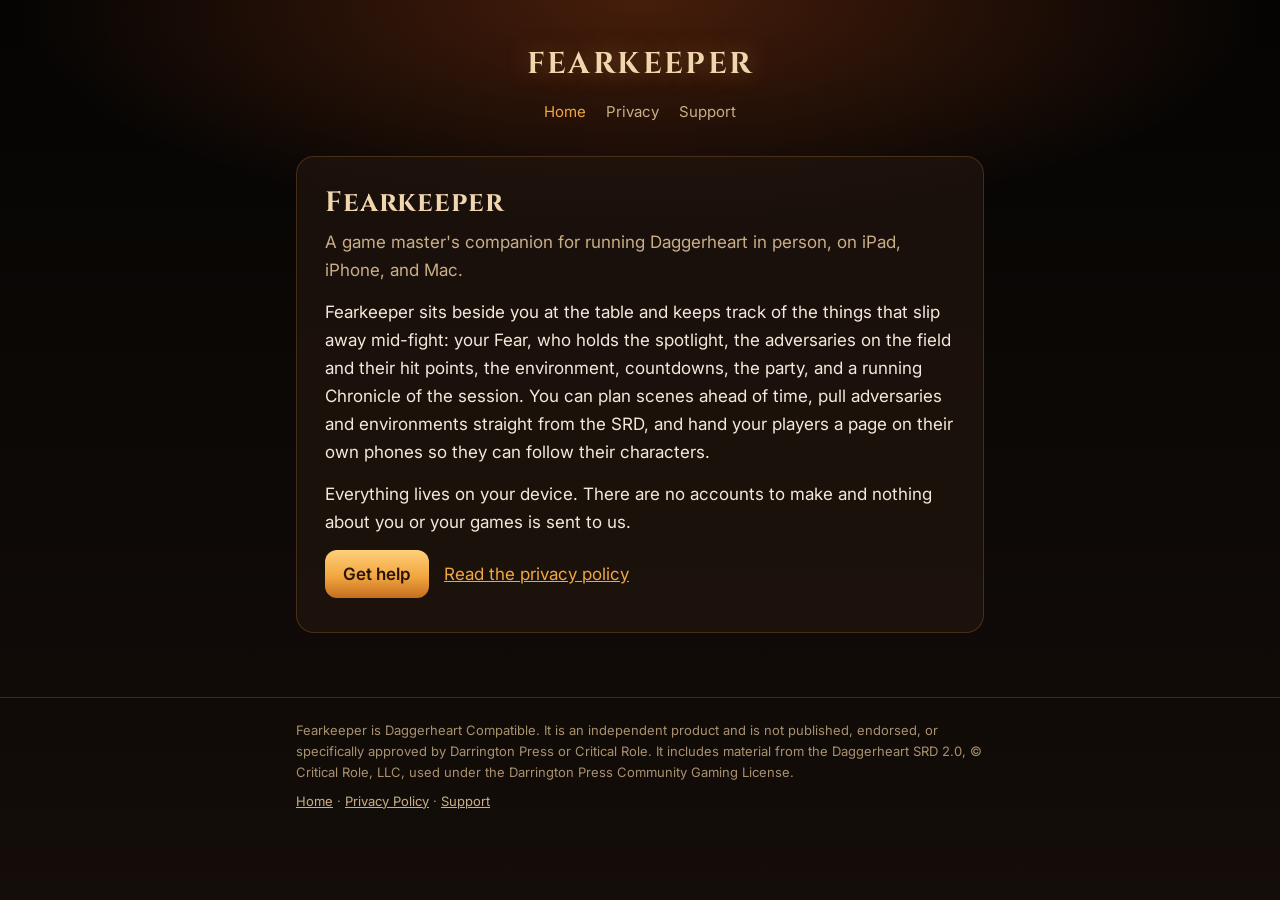
<file: index.html>
<!doctype html>
<!--
  WHAT THIS FILE IS FOR
  The front page of the Fearkeeper website, pointing to the privacy policy and support pages.
  It is a plain web page (no tracking, no cookies, no scripts). The look
  comes from style.css at the top of the site.
-->
<html lang="en">
<head>
<meta charset="utf-8">
<meta name="viewport" content="width=device-width, initial-scale=1">
<meta name="color-scheme" content="dark">
<title>Fearkeeper</title>
<meta name="description" content="Fearkeeper: Fearkeeper, a game master's companion for running Daggerheart at the table.">
<link rel="preconnect" href="https://fonts.googleapis.com">
<link rel="preconnect" href="https://fonts.gstatic.com" crossorigin>
<link href="https://fonts.googleapis.com/css2?family=Cinzel:wght@600;700&family=Inter:wght@400;600&display=swap" rel="stylesheet">
<link rel="stylesheet" href="./style.css">
</head>
<body>
<header class="site">
  <div class="wrap">
    <a class="name" href="./">FEARKEEPER</a>
    <nav class="site"><a href="./" aria-current="page">Home</a><a href="./privacy/">Privacy</a><a href="./support/">Support</a></nav>
  </div>
</header>
<main>
  <div class="wrap">
    <section class="card">
      <h1>Fearkeeper</h1>
      <p class="lead">A game master's companion for running Daggerheart in person, on iPad, iPhone, and Mac.</p>
      <p>Fearkeeper sits beside you at the table and keeps track of the things that slip away mid-fight: your Fear, who holds the spotlight, the adversaries on the field and their hit points, the environment, countdowns, the party, and a running Chronicle of the session. You can plan scenes ahead of time, pull adversaries and environments straight from the SRD, and hand your players a page on their own phones so they can follow their characters.</p>
      <p>Everything lives on your device. There are no accounts to make and nothing about you or your games is sent to us.</p>
      <p><a class="button" href="support/">Get help</a>&nbsp;&nbsp; <a href="privacy/">Read the privacy policy</a></p>
    </section>
  </div>
</main>
<footer class="site">
  <div class="wrap">
    <p>Fearkeeper is Daggerheart Compatible. It is an independent product and is not published, endorsed, or specifically approved by Darrington Press or Critical Role. It includes material from the Daggerheart SRD 2.0, © Critical Role, LLC, used under the Darrington Press Community Gaming License.</p>
    <p><a href="./">Home</a> · <a href="./privacy/">Privacy Policy</a> · <a href="./support/">Support</a></p>
  </div>
</footer>
</body>
</html>
</file>
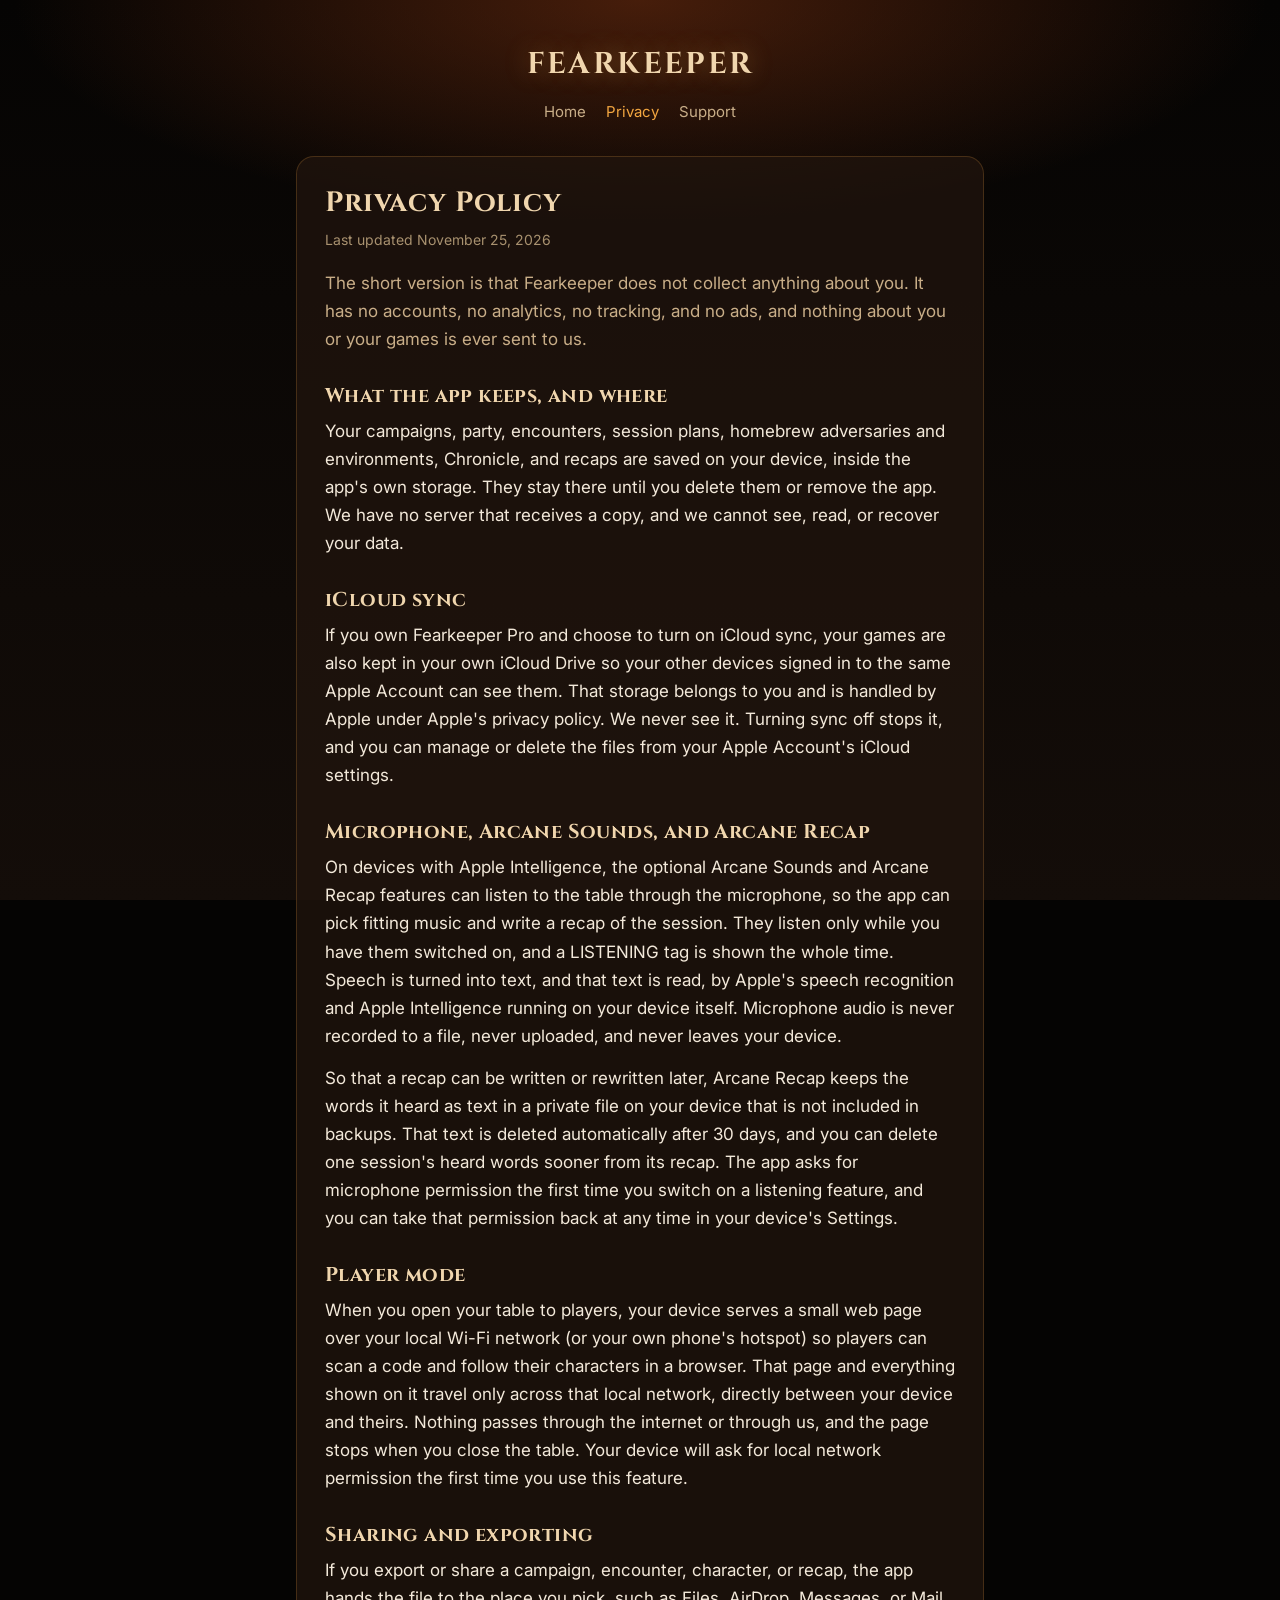
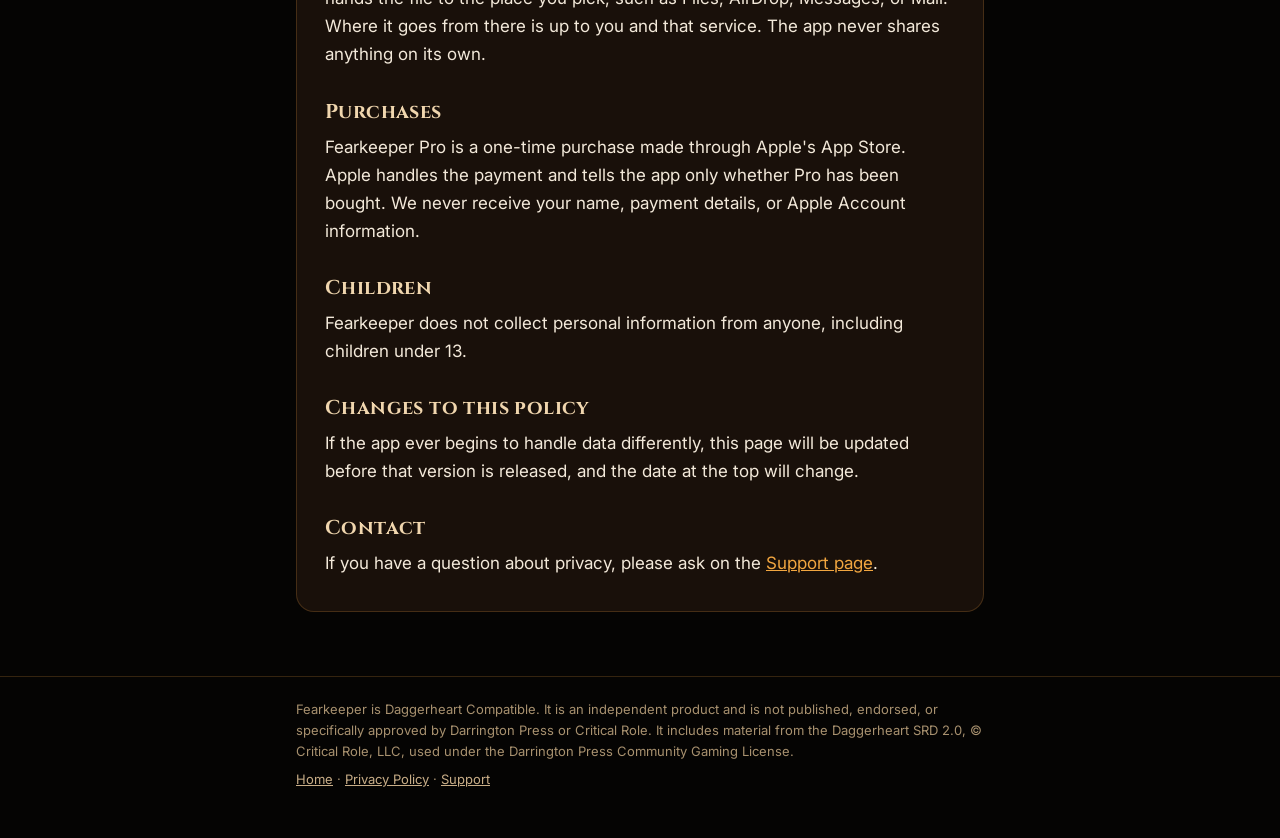
<file: privacy/index.html>
<!doctype html>
<!--
  WHAT THIS FILE IS FOR
  The Fearkeeper privacy policy: what the app keeps, where it keeps it, and what never leaves the device. This is the page linked from the App Store listing as the Privacy Policy URL.
  It is a plain web page (no tracking, no cookies, no scripts). The look
  comes from style.css at the top of the site.
-->
<html lang="en">
<head>
<meta charset="utf-8">
<meta name="viewport" content="width=device-width, initial-scale=1">
<meta name="color-scheme" content="dark">
<title>Privacy Policy · Fearkeeper</title>
<meta name="description" content="Privacy Policy · Fearkeeper: Fearkeeper, a game master's companion for running Daggerheart at the table.">
<link rel="preconnect" href="https://fonts.googleapis.com">
<link rel="preconnect" href="https://fonts.gstatic.com" crossorigin>
<link href="https://fonts.googleapis.com/css2?family=Cinzel:wght@600;700&family=Inter:wght@400;600&display=swap" rel="stylesheet">
<link rel="stylesheet" href="../style.css">
</head>
<body>
<header class="site">
  <div class="wrap">
    <a class="name" href="../">FEARKEEPER</a>
    <nav class="site"><a href="../">Home</a><a href="../privacy/" aria-current="page">Privacy</a><a href="../support/">Support</a></nav>
  </div>
</header>
<main>
  <div class="wrap">
    <article class="card">
      <h1>Privacy Policy</h1>
      <p class="updated">Last updated November 25, 2026</p>
      <p class="lead">The short version is that Fearkeeper does not collect anything about you. It has no accounts, no analytics, no tracking, and no ads, and nothing about you or your games is ever sent to us.</p>

      <h2>What the app keeps, and where</h2>
      <p>Your campaigns, party, encounters, session plans, homebrew adversaries and environments, Chronicle, and recaps are saved on your device, inside the app's own storage. They stay there until you delete them or remove the app. We have no server that receives a copy, and we cannot see, read, or recover your data.</p>

      <h2>iCloud sync</h2>
      <p>If you own Fearkeeper Pro and choose to turn on iCloud sync, your games are also kept in your own iCloud Drive so your other devices signed in to the same Apple Account can see them. That storage belongs to you and is handled by Apple under Apple's privacy policy. We never see it. Turning sync off stops it, and you can manage or delete the files from your Apple Account's iCloud settings.</p>

      <h2>Microphone, Arcane Sounds, and Arcane Recap</h2>
      <p>On devices with Apple Intelligence, the optional Arcane Sounds and Arcane Recap features can listen to the table through the microphone, so the app can pick fitting music and write a recap of the session. They listen only while you have them switched on, and a LISTENING tag is shown the whole time. Speech is turned into text, and that text is read, by Apple's speech recognition and Apple Intelligence running on your device itself. Microphone audio is never recorded to a file, never uploaded, and never leaves your device.</p>
      <p>So that a recap can be written or rewritten later, Arcane Recap keeps the words it heard as text in a private file on your device that is not included in backups. That text is deleted automatically after 30 days, and you can delete one session's heard words sooner from its recap. The app asks for microphone permission the first time you switch on a listening feature, and you can take that permission back at any time in your device's Settings.</p>

      <h2>Player mode</h2>
      <p>When you open your table to players, your device serves a small web page over your local Wi-Fi network (or your own phone's hotspot) so players can scan a code and follow their characters in a browser. That page and everything shown on it travel only across that local network, directly between your device and theirs. Nothing passes through the internet or through us, and the page stops when you close the table. Your device will ask for local network permission the first time you use this feature.</p>

      <h2>Sharing and exporting</h2>
      <p>If you export or share a campaign, encounter, character, or recap, the app hands the file to the place you pick, such as Files, AirDrop, Messages, or Mail. Where it goes from there is up to you and that service. The app never shares anything on its own.</p>

      <h2>Purchases</h2>
      <p>Fearkeeper Pro is a one-time purchase made through Apple's App Store. Apple handles the payment and tells the app only whether Pro has been bought. We never receive your name, payment details, or Apple Account information.</p>

      <h2>Children</h2>
      <p>Fearkeeper does not collect personal information from anyone, including children under 13.</p>

      <h2>Changes to this policy</h2>
      <p>If the app ever begins to handle data differently, this page will be updated before that version is released, and the date at the top will change.</p>

      <h2>Contact</h2>
      <p>If you have a question about privacy, please ask on the <a href="../support/">Support page</a>.</p>
    </article>
  </div>
</main>
<footer class="site">
  <div class="wrap">
    <p>Fearkeeper is Daggerheart Compatible. It is an independent product and is not published, endorsed, or specifically approved by Darrington Press or Critical Role. It includes material from the Daggerheart SRD 2.0, © Critical Role, LLC, used under the Darrington Press Community Gaming License.</p>
    <p><a href="../">Home</a> · <a href="../privacy/">Privacy Policy</a> · <a href="../support/">Support</a></p>
  </div>
</footer>
</body>
</html>
</file>
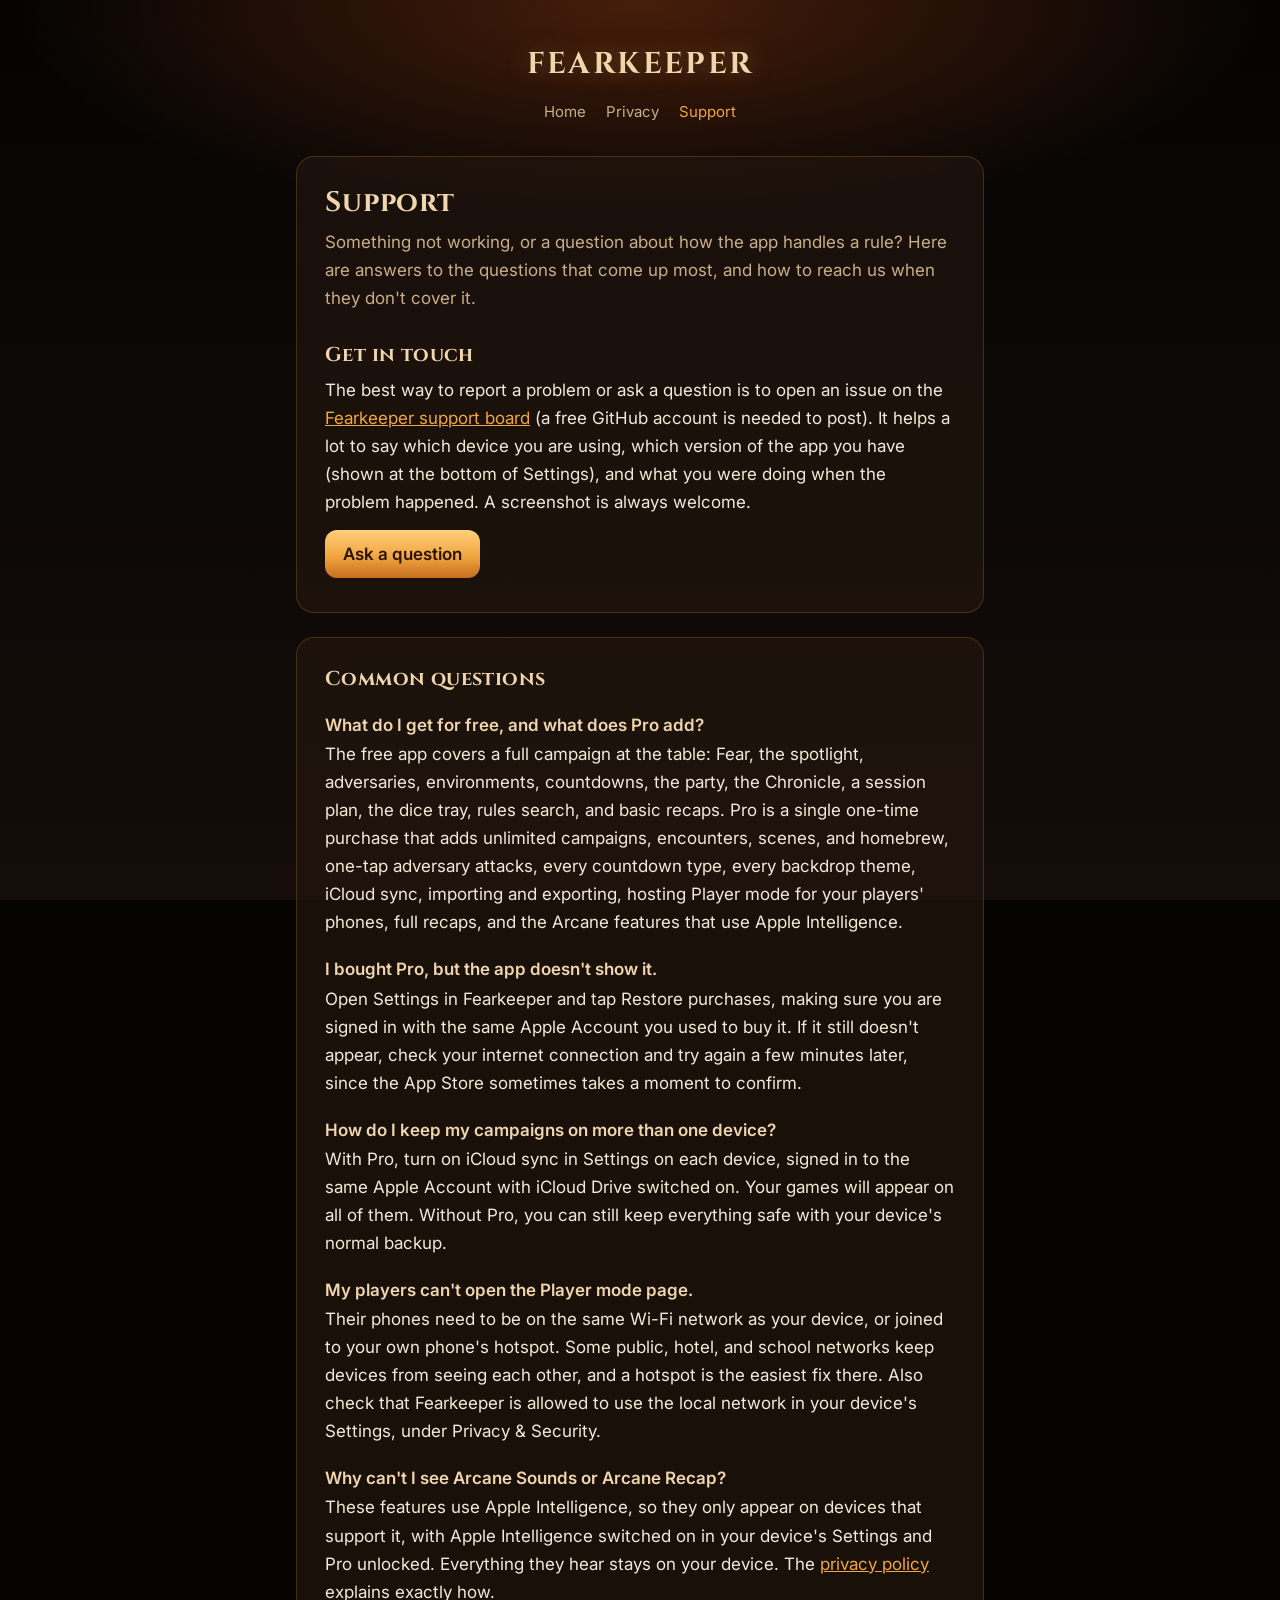
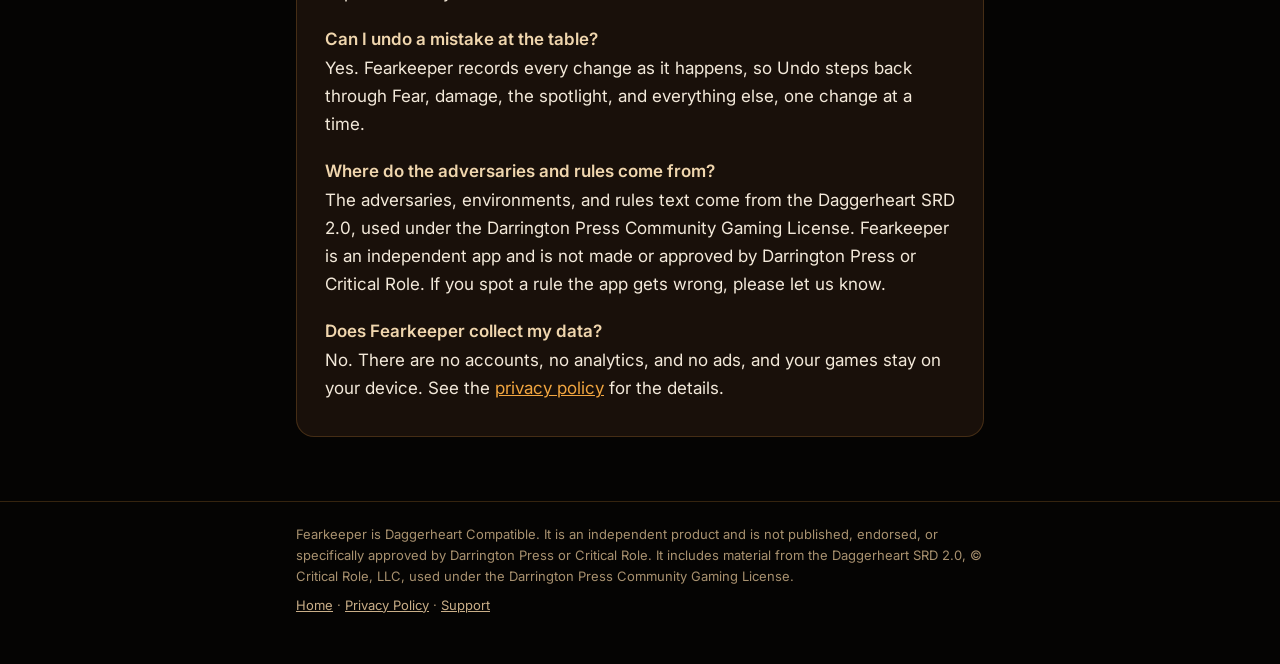
<file: support/index.html>
<!doctype html>
<!--
  WHAT THIS FILE IS FOR
  The Fearkeeper support page: answers to common questions and how to get in touch. This is the page linked from the App Store listing as the Support URL.
  It is a plain web page (no tracking, no cookies, no scripts). The look
  comes from style.css at the top of the site.
-->
<html lang="en">
<head>
<meta charset="utf-8">
<meta name="viewport" content="width=device-width, initial-scale=1">
<meta name="color-scheme" content="dark">
<title>Support · Fearkeeper</title>
<meta name="description" content="Support · Fearkeeper: Fearkeeper, a game master's companion for running Daggerheart at the table.">
<link rel="preconnect" href="https://fonts.googleapis.com">
<link rel="preconnect" href="https://fonts.gstatic.com" crossorigin>
<link href="https://fonts.googleapis.com/css2?family=Cinzel:wght@600;700&family=Inter:wght@400;600&display=swap" rel="stylesheet">
<link rel="stylesheet" href="../style.css">
</head>
<body>
<header class="site">
  <div class="wrap">
    <a class="name" href="../">FEARKEEPER</a>
    <nav class="site"><a href="../">Home</a><a href="../privacy/">Privacy</a><a href="../support/" aria-current="page">Support</a></nav>
  </div>
</header>
<main>
  <div class="wrap">
    <section class="card">
      <h1>Support</h1>
      <p class="lead">Something not working, or a question about how the app handles a rule? Here are answers to the questions that come up most, and how to reach us when they don't cover it.</p>

      <h2>Get in touch</h2>
      <p>The best way to report a problem or ask a question is to open an issue on the <a href="https://github.com/wbrooks88/fearkeeper-site/issues">Fearkeeper support board</a> (a free GitHub account is needed to post). It helps a lot to say which device you are using, which version of the app you have (shown at the bottom of Settings), and what you were doing when the problem happened. A screenshot is always welcome.</p>
      <p><a class="button" href="https://github.com/wbrooks88/fearkeeper-site/issues/new">Ask a question</a></p>
    </section>

    <section class="card">
      <h2 style="margin-top:0">Common questions</h2>

      <h3>What do I get for free, and what does Pro add?</h3>
      <p>The free app covers a full campaign at the table: Fear, the spotlight, adversaries, environments, countdowns, the party, the Chronicle, a session plan, the dice tray, rules search, and basic recaps. Pro is a single one-time purchase that adds unlimited campaigns, encounters, scenes, and homebrew, one-tap adversary attacks, every countdown type, every backdrop theme, iCloud sync, importing and exporting, hosting Player mode for your players' phones, full recaps, and the Arcane features that use Apple Intelligence.</p>

      <h3>I bought Pro, but the app doesn't show it.</h3>
      <p>Open Settings in Fearkeeper and tap Restore purchases, making sure you are signed in with the same Apple Account you used to buy it. If it still doesn't appear, check your internet connection and try again a few minutes later, since the App Store sometimes takes a moment to confirm.</p>

      <h3>How do I keep my campaigns on more than one device?</h3>
      <p>With Pro, turn on iCloud sync in Settings on each device, signed in to the same Apple Account with iCloud Drive switched on. Your games will appear on all of them. Without Pro, you can still keep everything safe with your device's normal backup.</p>

      <h3>My players can't open the Player mode page.</h3>
      <p>Their phones need to be on the same Wi-Fi network as your device, or joined to your own phone's hotspot. Some public, hotel, and school networks keep devices from seeing each other, and a hotspot is the easiest fix there. Also check that Fearkeeper is allowed to use the local network in your device's Settings, under Privacy & Security.</p>

      <h3>Why can't I see Arcane Sounds or Arcane Recap?</h3>
      <p>These features use Apple Intelligence, so they only appear on devices that support it, with Apple Intelligence switched on in your device's Settings and Pro unlocked. Everything they hear stays on your device. The <a href="../privacy/">privacy policy</a> explains exactly how.</p>

      <h3>Can I undo a mistake at the table?</h3>
      <p>Yes. Fearkeeper records every change as it happens, so Undo steps back through Fear, damage, the spotlight, and everything else, one change at a time.</p>

      <h3>Where do the adversaries and rules come from?</h3>
      <p>The adversaries, environments, and rules text come from the Daggerheart SRD 2.0, used under the Darrington Press Community Gaming License. Fearkeeper is an independent app and is not made or approved by Darrington Press or Critical Role. If you spot a rule the app gets wrong, please let us know.</p>

      <h3>Does Fearkeeper collect my data?</h3>
      <p>No. There are no accounts, no analytics, and no ads, and your games stay on your device. See the <a href="../privacy/">privacy policy</a> for the details.</p>
    </section>
  </div>
</main>
<footer class="site">
  <div class="wrap">
    <p>Fearkeeper is Daggerheart Compatible. It is an independent product and is not published, endorsed, or specifically approved by Darrington Press or Critical Role. It includes material from the Daggerheart SRD 2.0, © Critical Role, LLC, used under the Darrington Press Community Gaming License.</p>
    <p><a href="../">Home</a> · <a href="../privacy/">Privacy Policy</a> · <a href="../support/">Support</a></p>
  </div>
</footer>
</body>
</html>
</file>
<file: style.css>
/*
  WHAT THIS FILE IS FOR
  The look of every page on the Fearkeeper website: the same warm, dark,
  lantern-lit colors and lettering as the app (Cinzel for headings, Inter
  for reading text). No pictures are used, only colors and a soft glow.
*/

:root {
  --bg-top: #050403;        /* near-black at the top of the page */
  --bg-bottom: #140D09;     /* warm dark brown at the bottom */
  --glow: #963C14;          /* the hearth glow behind the title */
  --text: #F3E9DA;          /* main reading text, warm off-white */
  --muted: #C9AE88;         /* secondary text */
  --heading: #F0D6AE;       /* headings */
  --faint: #A8916F;         /* small print */
  --amber: #F2A640;         /* the accent color used for links */
  --card: rgba(34, 22, 14, 0.72);
  --card-border: rgba(242, 166, 64, 0.2);
}

* { box-sizing: border-box; }

html { background: var(--bg-top); }

body {
  margin: 0;
  min-height: 100vh;
  color: var(--text);
  font-family: "Inter", system-ui, -apple-system, sans-serif;
  font-size: 17px;
  line-height: 1.65;
  /* A soft orange glow at the top, fading into dark brown. */
  background:
    radial-gradient(ellipse 70% 320px at 50% 0, rgba(150, 60, 20, 0.45), transparent 70%),
    linear-gradient(var(--bg-top), var(--bg-bottom));
  background-attachment: fixed;
}

.wrap { max-width: 720px; margin: 0 auto; padding: 0 16px; }

header.site { padding: 40px 0 8px; text-align: center; }
header.site .name {
  font-family: "Cinzel", Georgia, serif;
  font-weight: 700;
  letter-spacing: 0.08em;
  font-size: 30px;
  color: var(--heading);
  text-decoration: none;
  text-shadow: 0 0 24px rgba(255, 180, 90, 0.35);
}
nav.site { margin-top: 10px; font-size: 15px; }
nav.site a { color: var(--muted); text-decoration: none; margin: 0 10px; }
nav.site a:hover, nav.site a[aria-current="page"] { color: var(--amber); }

main { padding: 24px 0 40px; }

.card {
  background: var(--card);
  border: 1px solid var(--card-border);
  border-radius: 18px;
  padding: 28px 28px 20px;
  margin-bottom: 24px;
}
@media (max-width: 520px) { .card { padding: 22px 18px 14px; } }

h1, h2, h3 { font-family: "Cinzel", Georgia, serif; color: var(--heading); line-height: 1.3; }
h1 { font-size: 28px; margin: 0 0 6px; letter-spacing: 0.03em; }
h2 { font-size: 20px; margin: 30px 0 8px; letter-spacing: 0.02em; }
h3 { font-family: "Inter", system-ui, sans-serif; font-size: 17px; font-weight: 600; margin: 22px 0 4px; }
p { margin: 0 0 14px; }
.lead { color: var(--muted); }
.updated { color: var(--faint); font-size: 14px; margin-bottom: 18px; }

a { color: var(--amber); }

.button {
  display: inline-block;
  padding: 10px 18px;
  border-radius: 12px;
  background: linear-gradient(#FFCF7A, #F2A640 55%, #C46E1E);
  color: #2A1406;
  font-weight: 600;
  text-decoration: none;
  white-space: nowrap;
}

footer.site {
  border-top: 1px solid var(--card-border);
  padding: 22px 0 40px;
  color: var(--faint);
  font-size: 13px;
  line-height: 1.6;
}
footer.site p { margin: 0 0 8px; }
footer.site a { color: var(--muted); }
</file>
